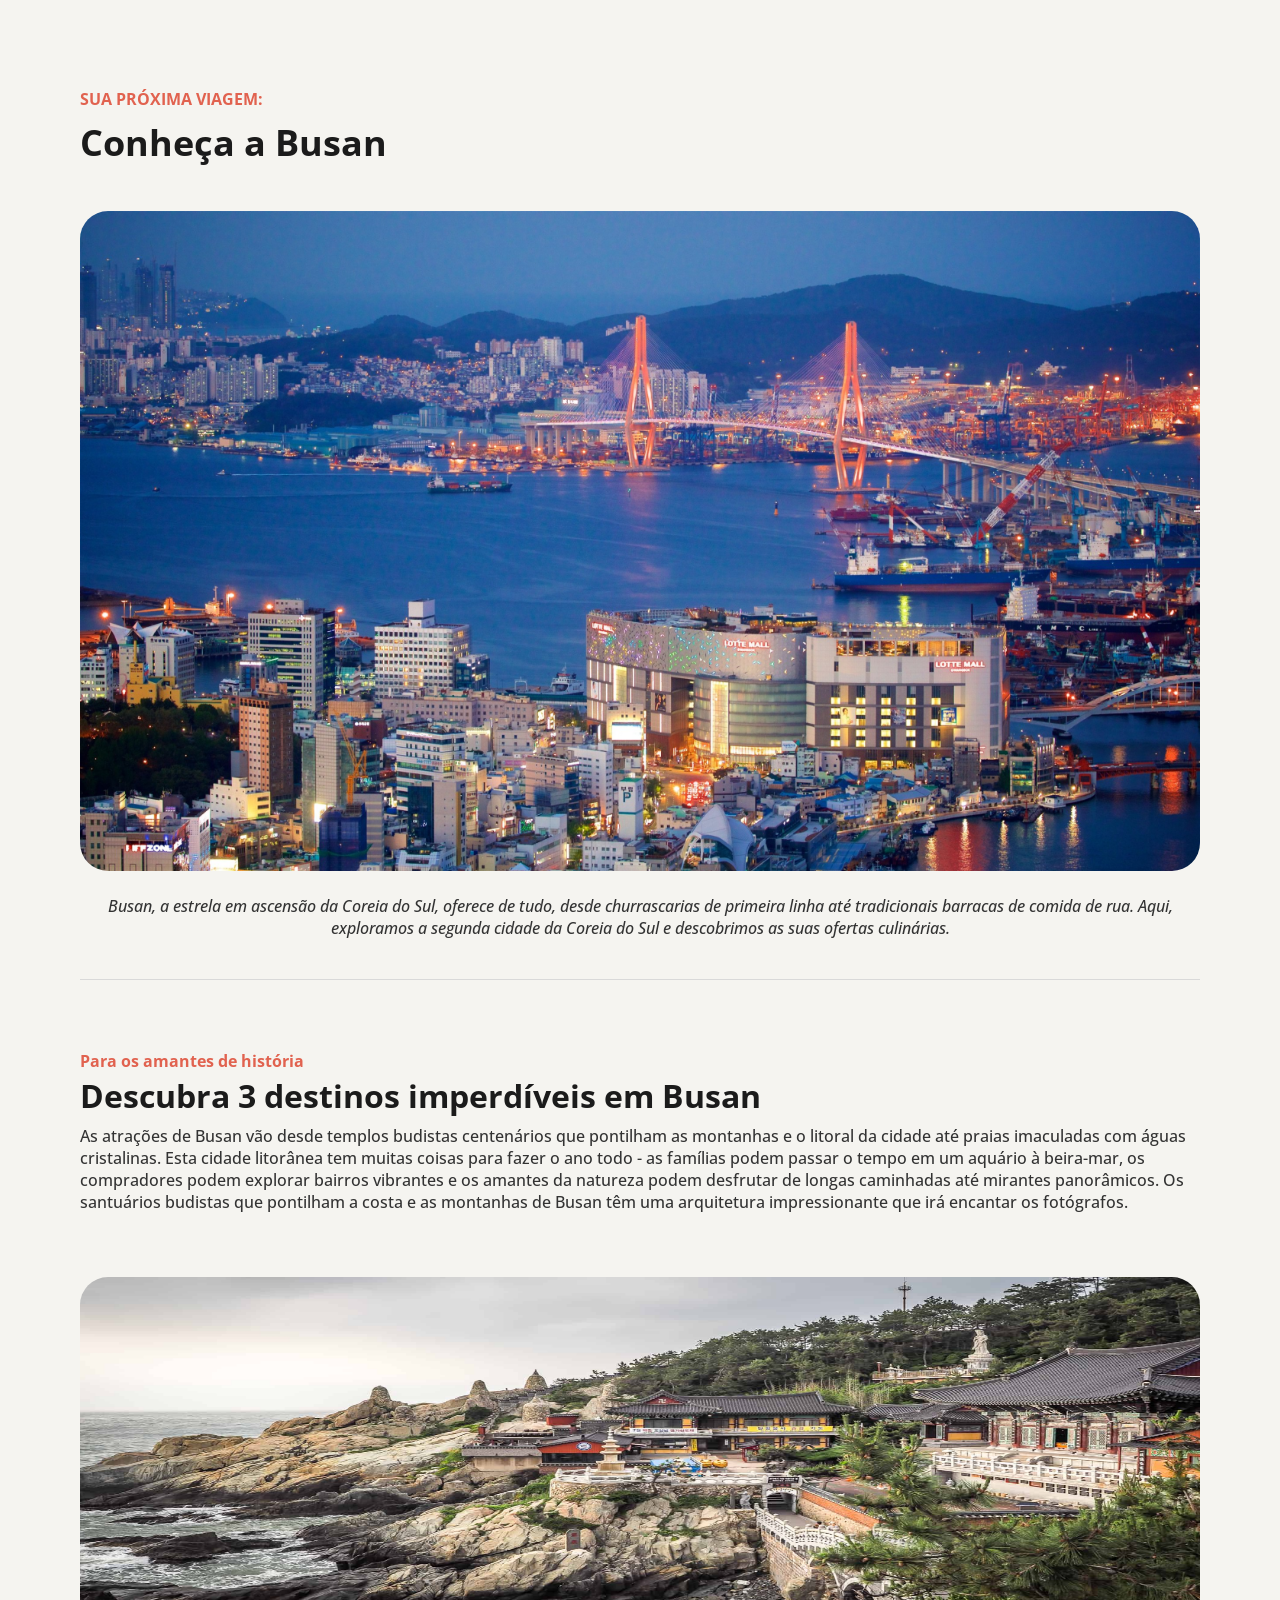
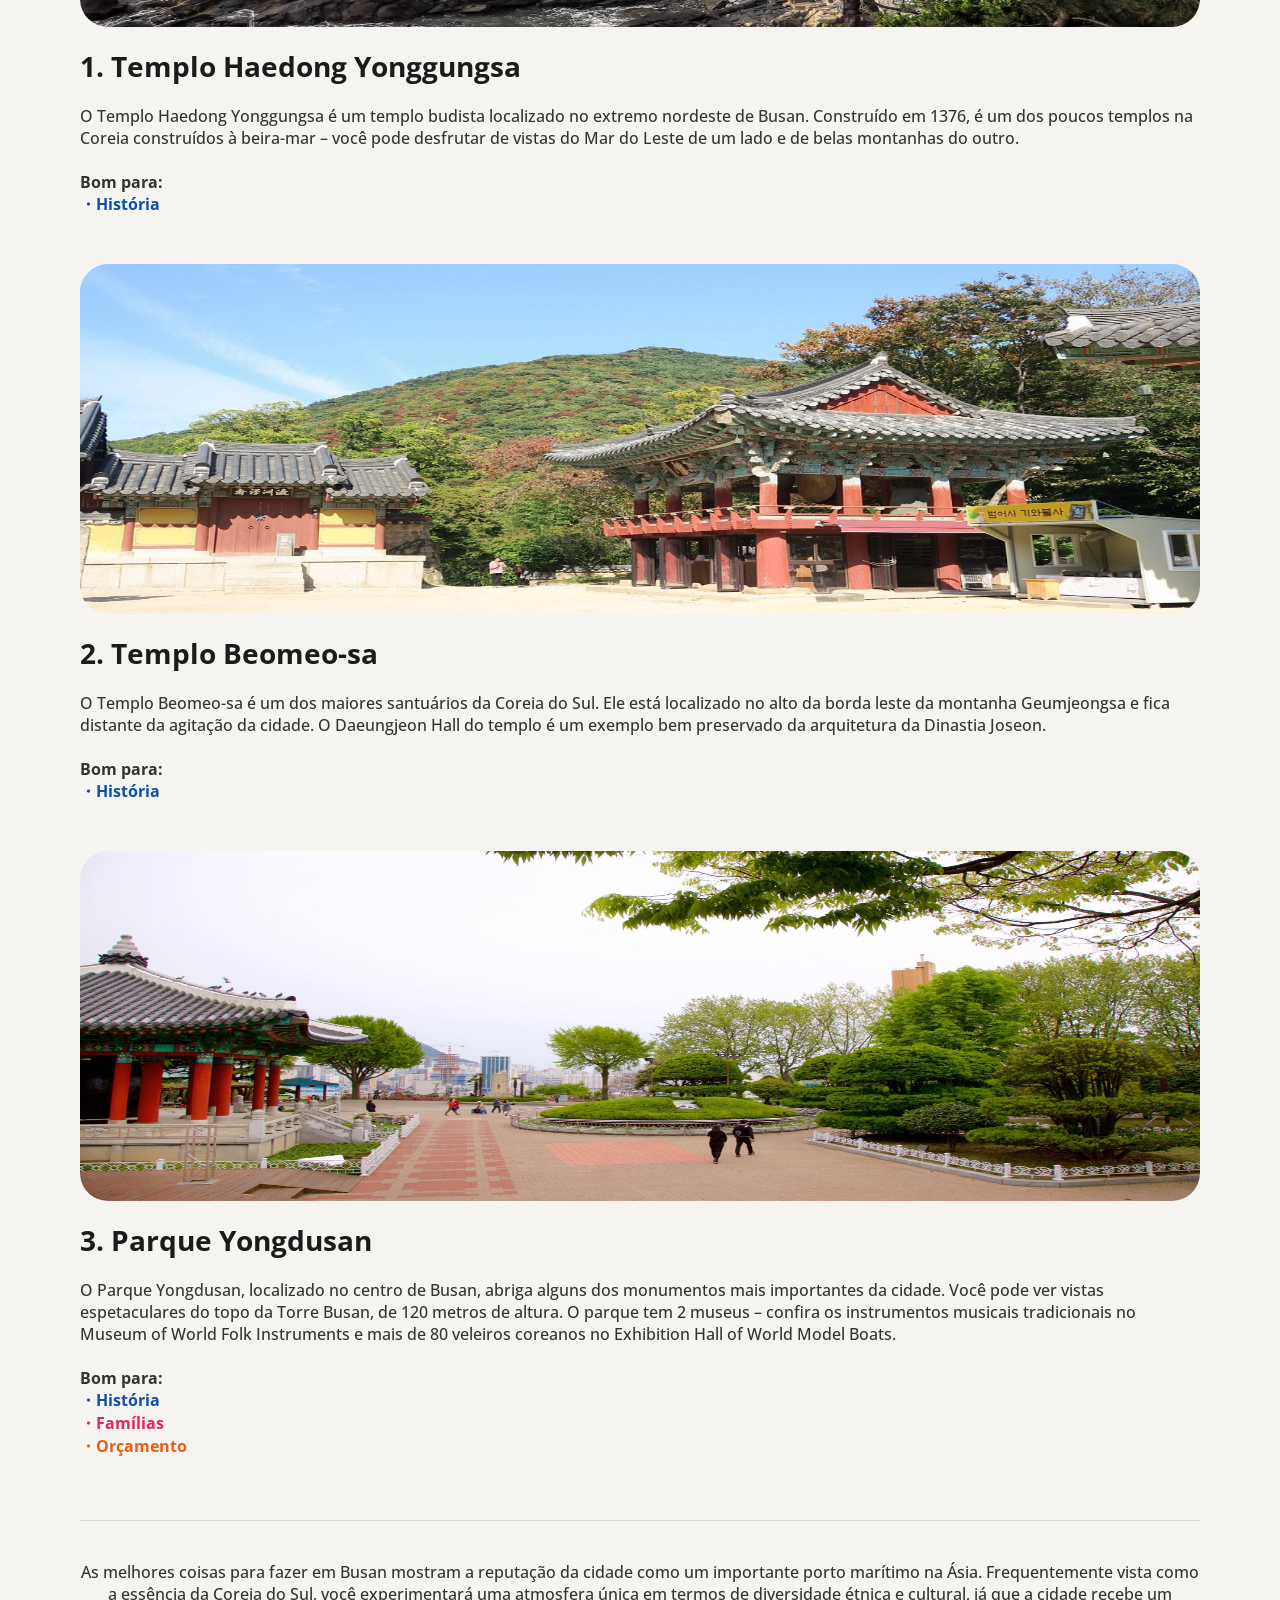
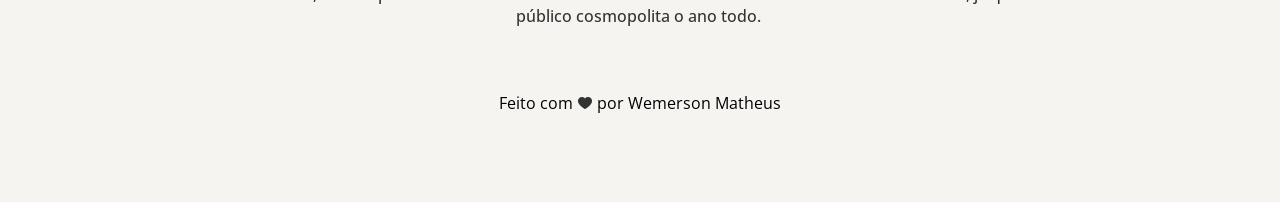
<file: html-css/local-turistico-html-css/index.html>
<!DOCTYPE html>
<html lang="pt-BR">
<head>
    <link rel="preconnect" href="https://fonts.googleapis.com">
    <link rel="preconnect" href="https://fonts.gstatic.com" crossorigin>
    <meta charset="UTF-8">
    <meta name="viewport" content="width=device-width, initial-scale=1.0">
    <title>Local Turístico</title>

    <link rel="stylesheet" href="./styles.css">

    <link href="https://fonts.googleapis.com/css2?family=Open+Sans:ital,wght@0,300..800;1,300..800&display=swap" rel="stylesheet">

</head>
<body>
    <main>
        <section class="busan">
            <div class="title">
                <span>SUA PRÓXIMA VIAGEM:</span>
                <h1>Conheça a Busan</h1>
            </div>

            <div class="image">
                <img src="./images/Image_01.png" alt="Imagem da cidade de Busan">
                <p>Busan, a estrela em ascensão da Coreia do Sul, oferece de tudo, desde churrascarias de primeira linha até tradicionais barracas de comida de rua. Aqui, exploramos a segunda cidade da Coreia do Sul e descobrimos as suas ofertas culinárias.</p>
            </div>
        </section>

        <section class="history">
            <div class="title-history">
                <p>Para os amantes de história</p>
                <h2>Descubra 3 destinos imperdíveis em Busan</h2>
                <p>
                    As atrações de Busan vão desde templos budistas centenários que pontilham as montanhas e o     litoral da cidade até praias imaculadas com águas cristalinas. Esta cidade litorânea tem muitas coisas para fazer o ano todo - as famílias podem passar o tempo em um aquário à beira-mar, os compradores podem explorar bairros vibrantes e os amantes da natureza podem desfrutar de longas caminhadas até mirantes panorâmicos.
                    Os santuários budistas que pontilham a costa e as montanhas de Busan têm uma arquitetura impressionante que irá encantar os fotógrafos.
                </p>
            </div>

            <div class="cities">
                <div class="city">
                    <img src="./images/Image_02.png" alt="Imagem do templo Yonggungsa em Busan">
                    <h3>1. Templo Haedong Yonggungsa </h3>
                    <p>
                        O Templo Haedong Yonggungsa é um templo budista localizado no extremo nordeste de Busan. Construído em 1376, é um dos poucos templos na Coreia construídos à beira-mar – você pode desfrutar de vistas do Mar do Leste de um lado e de belas montanhas do outro. <br><br>
                        <span>
                            Bom para: <br>
                            <span>
                                ・História
                            </span>
                        </span>
                     </p>
                </div>

                <div class="city">
                    <img src="./images/Image_03.png" alt="Imagem do templo Neomeo-sa em Busan">
                    <h3>2. Templo Beomeo-sa </h3>
                    <p>
                        O Templo Beomeo-sa é um dos maiores santuários da Coreia do Sul. Ele está localizado no alto da borda leste da montanha Geumjeongsa e fica distante da agitação da cidade. O Daeungjeon Hall do templo é um exemplo bem preservado da arquitetura da Dinastia Joseon. <br><br>
                        <span>
                            Bom para: <br>
                            <span>
                                ・História
                            </span>
                        </span>
                     </p>
                </div>

                <div class="city">
                    <img src="./images/Image_04.png" alt="Imagem do Parque Yongdusan em Busan">
                    <h3>3. Parque Yongdusan </h3>
                    <p>
                        O Parque Yongdusan, localizado no centro de Busan, abriga alguns dos monumentos mais importantes da cidade. Você pode ver vistas espetaculares do topo da Torre Busan, de 120 metros de altura. O parque tem 2 museus – confira os instrumentos musicais tradicionais no Museum of World Folk Instruments e mais de 80 veleiros coreanos no Exhibition Hall of World Model Boats. <br><br>
                        <span>
                            Bom para: <br>
                            <span>
                                ・História <br>
                            </span>
                            <span>
                                ・Famílias <br>
                            </span>
                            <span>
                                ・Orçamento <br>
                            </span>
                        </span>
                     </p>
                </div>
            </div>
        </section>

        <div class="info">
            <p>
                As melhores coisas para fazer em Busan mostram a reputação da cidade como um importante porto marítimo na Ásia. Frequentemente vista como a essência da Coreia do Sul, você experimentará uma atmosfera única em termos de diversidade étnica e cultural, já que a cidade recebe um público cosmopolita o ano todo. 
            </p>
        </div>

        <footer>
            <p>Feito com <img src="./images/ph_heart-fill.png" alt="Icone de coração"> por Wemerson Matheus</p>
            
        </footer>
    </main>
</body>
</html>
</file>
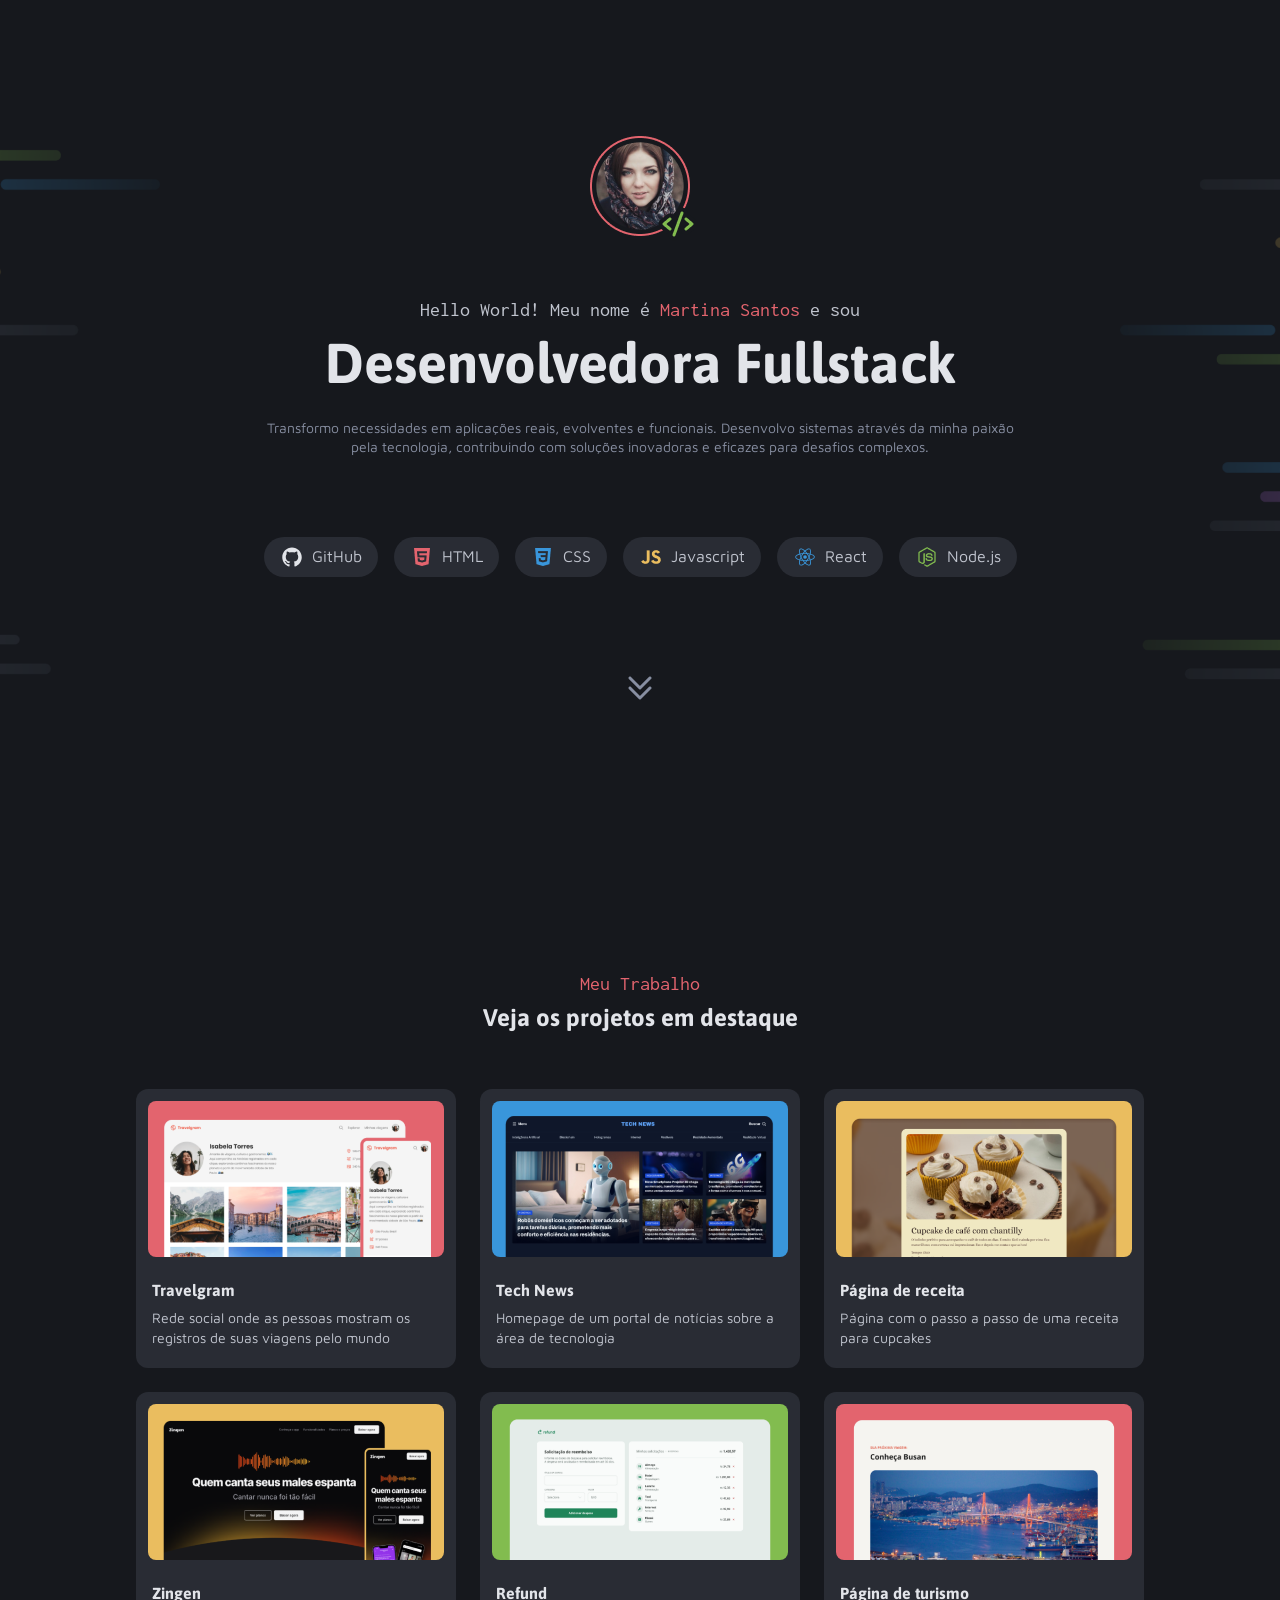
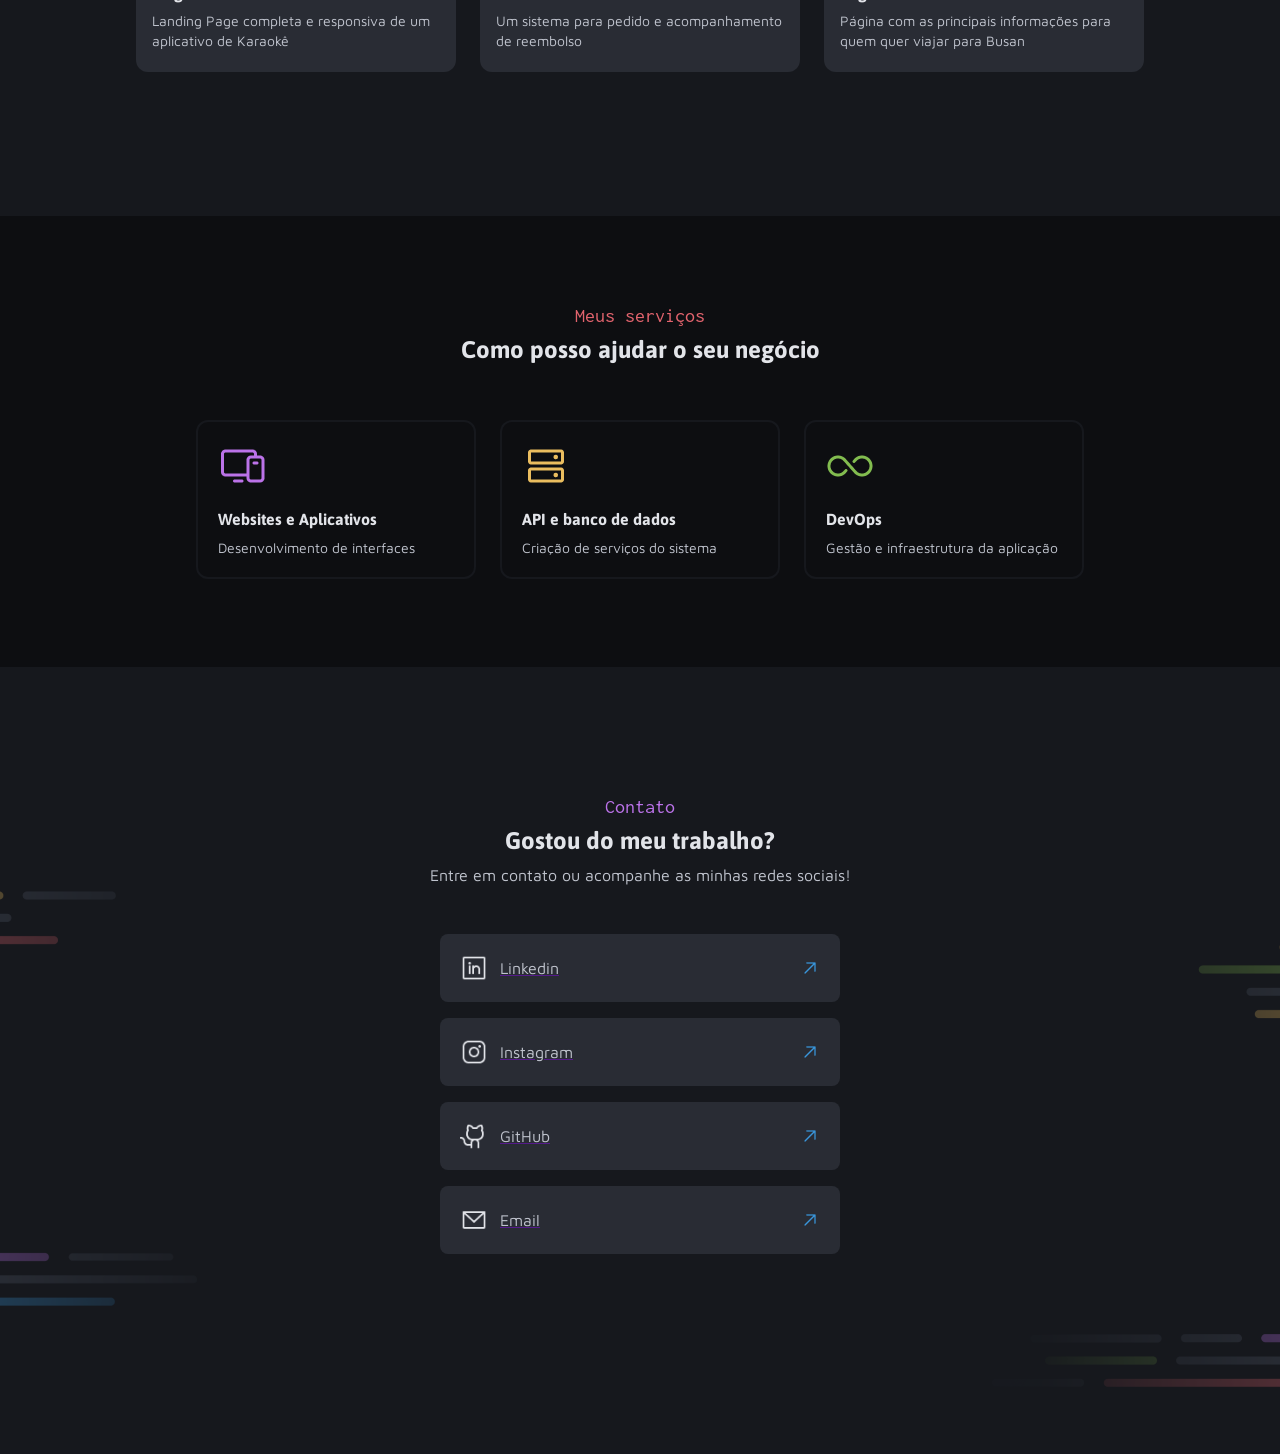
<file: html-css/portfoliodev-html-css/index.html>
<!DOCTYPE html>
<html lang="pt-BR">
<head>
    <link rel="preconnect" href="https://fonts.googleapis.com">
    <link rel="preconnect" href="https://fonts.gstatic.com" crossorigin>

    <link rel="preconnect" href="https://fonts.googleapis.com">
    <link rel="preconnect" href="https://fonts.gstatic.com" crossorigin>

    <link rel="preconnect" href="https://fonts.googleapis.com">
    <link rel="preconnect" href="https://fonts.gstatic.com" crossorigin>

    <meta charset="UTF-8">
    <meta name="viewport" content="width=device-width, initial-scale=1.0">
    <title>Portfolio Dev</title>

    <link rel="stylesheet" href="./styles.css">

    <link href="https://fonts.googleapis.com/css2?family=Asap:ital,wght@0,100..900;1,100..900&display=swap" rel="stylesheet">
    <link href="https://fonts.googleapis.com/css2?family=Inconsolata:wght@200..900&display=swap" rel="stylesheet">
    <link href="https://fonts.googleapis.com/css2?family=Maven+Pro:wght@400..900&display=swap" rel="stylesheet">
</head>
<body>
    <main>
        <section class="hero">
            <div class="container">
                <img src="./images/Avatar.png" alt="Imagem da pessoa do Portfolio">

                <div class="title">
                    <p>Hello World! Meu nome é <span>Martina Santos</span> e sou</p>
                    <h1>Desenvolvedora Fullstack</h1>
                    <p>Transformo necessidades em aplicações reais, evolventes e funcionais. Desenvolvo sistemas através da minha paixão pela tecnologia, contribuindo com soluções inovadoras e eficazes para desafios complexos.</p>
                </div>

                <div class="stacks">
                    <div class="stack">
                        <img src="./images/svg/GitHub.svg" alt="Icone do github">
                        <p>GitHub</p>
                    </div>

                    <div class="stack">
                        <img src="./images/icons/HTML.png" alt="Icone do HTML">
                        <p>HTML</p>
                    </div>

                    <div class="stack">
                        <img src="./images/icons/CSS.png" alt="Icone do CSS">
                        <p>CSS</p>
                    </div>

                    <div class="stack">
                        <img src="./images/icons/JavaScript.png" alt="Icone do JavaScript">
                        <p>Javascript</p>
                    </div>

                    <div class="stack">
                        <img src="./images/icons/React.png" alt="Icone do React">
                        <p>React</p>
                    </div>

                    <div class="stack">
                        <img src="./images/icons/Node.js.png" alt="Icone do Node">
                        <p>Node.js</p>
                    </div>
                </div>

                <div class="arrow">
                    <img src="./images/CaretDoubleDown (1).png" alt="Icone de seta">
                </div>
            </div>
            
        </section>

        <section class="works">
            <div class="title">
                <p>Meu Trabalho</p>
                <h2>Veja os projetos em destaque</h2>
            </div>

            <div class="projects">
                <div class="project">
                    <img src="./images/Thumbnail_Project-01.png" alt="">

                    <div class="description">
                        <h3>Travelgram</h3>
                        <p>Rede social onde as pessoas mostram os registros de suas viagens pelo mundo</p>
                    </div>
                </div>

                <div class="project">
                    <img src="./images/Thumbnail_Project-02.png" alt="">

                    <div class="description">
                        <h3>Tech News</h3>
                        <p>Homepage de um portal de notícias sobre a área de tecnologia</p>
                    </div>
                </div>

                <div class="project">
                    <img src="./images/Thumbnail_Project-03.png" alt="">

                    <div class="description">
                        <h3>Página de receita</h3>
                        <p>Página com o passo a passo de uma receita para cupcakes</p>
                    </div>
                </div>

                <div class="project">
                    <img src="./images/Thumbnail_Project-04.png" alt="">

                    <div class="description">
                        <h3>Zingen</h3>
                        <p>Landing Page completa e responsiva de um aplicativo de Karaokê</p>
                    </div>
                </div>

                <div class="project">
                    <img src="./images/Thumbnail_Project-05.png" alt="">

                    <div class="description">
                        <h3>Refund</h3>
                        <p>Um sistema para pedido e acompanhamento de reembolso</p>
                    </div>
                </div>

                <div class="project">
                    <img src="./images/Thumbnail_Project-06.png" alt="">

                    <div class="description">
                        <h3>Página de turismo</h3>
                        <p>Página com as principais informações para quem quer viajar para Busan</p>
                    </div>
                </div>
            </div>
        </section>

        <section class="services">
            <div class="title">
                <p>Meus serviços</p>
                <h2>Como posso ajudar o seu negócio</h2>
            </div>

            <div class="all-services">
                <div class="service">
                    <img src="./images/icons/Devices (1).png" alt="">

                    <div class="description">
                        <h3>Websites e Aplicativos</h3>
                        <p>Desenvolvimento de interfaces</p>
                    </div>
                </div>

                <div class="service">
                    <img src="./images/icons/HardDrives (1).png" alt="">

                    <div class="description">
                        <h3>API e banco de dados</h3>
                        <p>Criação de serviços do sistema </p>
                    </div>
                </div>

                <div class="service">
                    <img src="./images/icons/Infinity (1).png" alt="">

                    <div class="description">
                        <h3>DevOps</h3>
                        <p>Gestão e infraestrutura da aplicação</p>
                    </div>
                </div>
            </div>
        </section>

        <footer>
            <div class="title">
                <p>Contato</p>
                <h2>Gostou do meu trabalho?</h2>
                <p>Entre em contato ou acompanhe as minhas redes sociais!</p>
            </div>

            <div class="socials">
                <a href="">
                    <div class="social">
                        <div class="left">
                            <img src="./images/icons/LinkedinLogo.png" alt="">
                            <p>Linkedin</p>
                        </div>

                        <img src="./images/icons/ArrowUpRight (1).png" alt="">
                    </div>
                </a>
                
                <a href="">
                    <div class="social">
                        <div class="left">
                            <img src="./images/icons/InstagramLogo.png" alt="">
                            <p>Instagram</p>
                        </div>

                        <img src="./images/icons/ArrowUpRight (1).png" alt="">
                    </div>
                </a>
                
                <a href="">
                    <div class="social">
                        <div class="left">
                            <img src="./images/icons/GithubLogo.png" alt="">
                            <p>GitHub</p>
                        </div>

                        <img src="./images/icons/ArrowUpRight (1).png" alt="">
                    </div>
                </a>
                
                <a href="">
                    <div class="social">
                        <div class="left">
                            <img src="./images/icons/EnvelopeSimple.png" alt="">
                            <p>Email</p>
                        </div>

                        <img src="./images/icons/ArrowUpRight (1).png" alt="">
                    </div>
                </a>
                
            </div>
        </footer>
    </main>
</body>
</html>
</file>
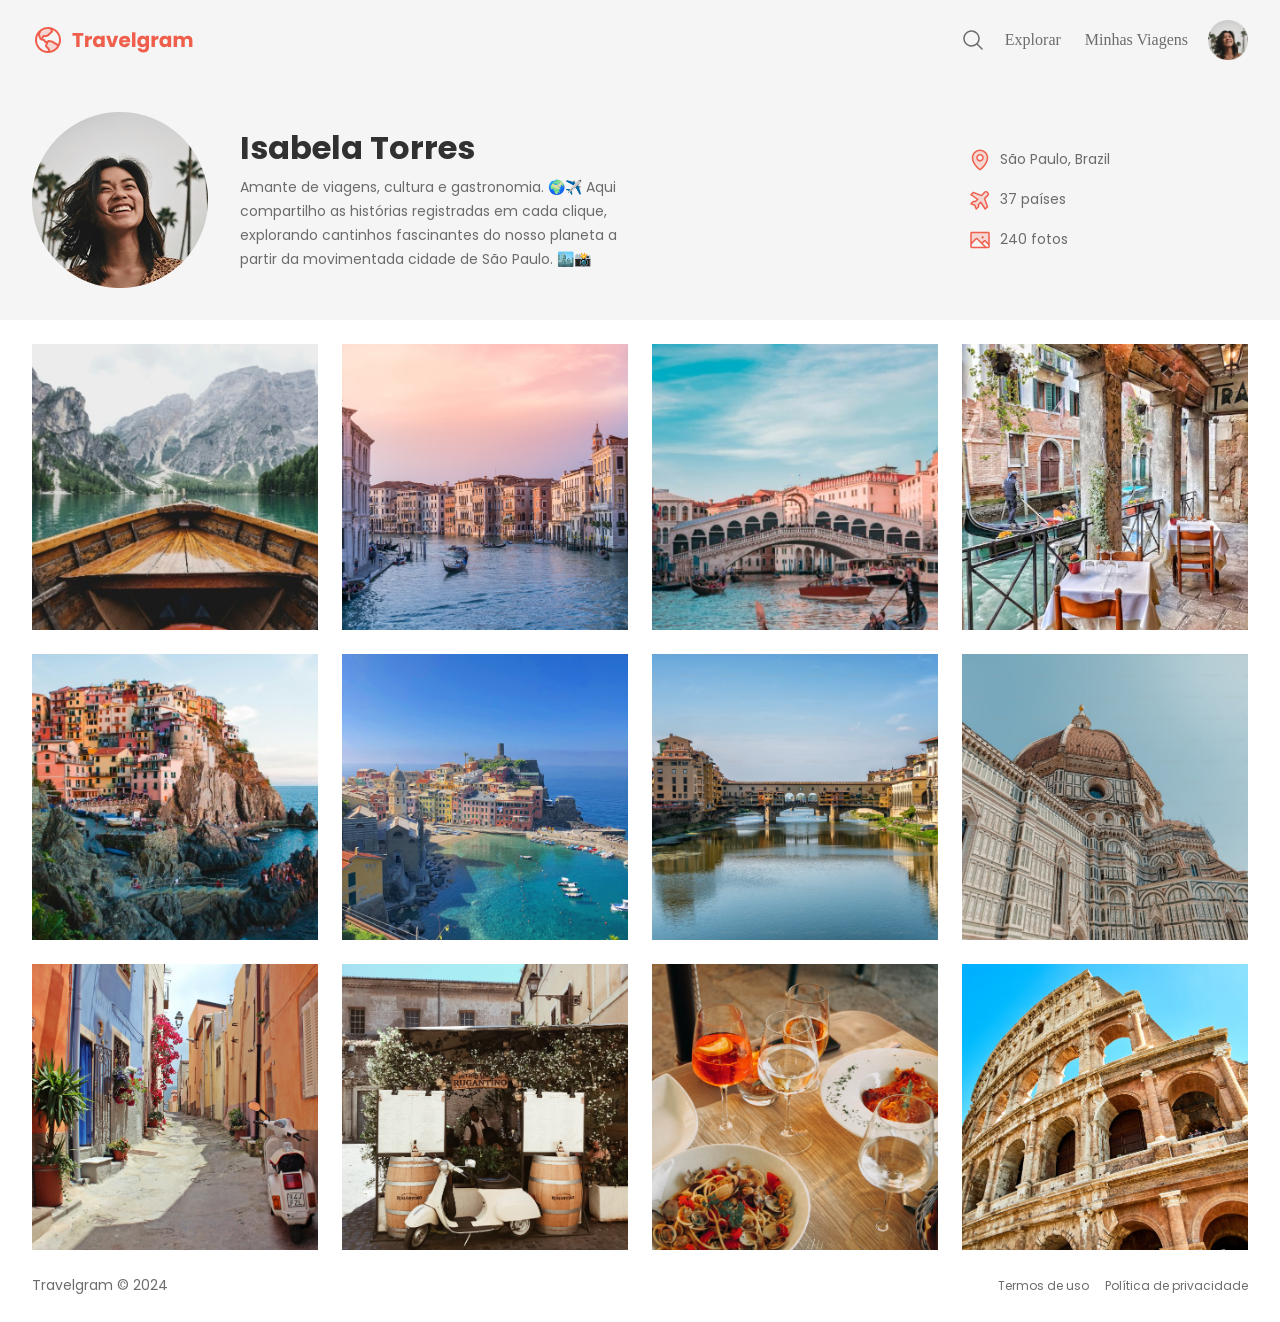
<file: html-css/projeto-travelgram-rocketseat-main/index.html>
<!DOCTYPE html>
<html lang="pt-br">
<head>
    <link rel="preconnect" href="https://fonts.googleapis.com">
    <link rel="preconnect" href="https://fonts.gstatic.com" crossorigin>
    <meta charset="UTF-8">
    <meta name="viewport" content="width=device-width, initial-scale=1.0">
    <title>Travelgram</title>

    <link rel="shortcut icon" href="./images/svg/Logo.svg" type="image/x-icon">

    <link rel="stylesheet" href="./styles/index.css">
    
    <link href="https://fonts.googleapis.com/css2?family=Poppins:ital,wght@0,100;0,200;0,300;0,400;0,500;0,600;0,700;0,800;0,900;1,100;1,200;1,300;1,400;1,500;1,600;1,700;1,800;1,900&display=swap" rel="stylesheet">

</head>
<body>
    <div class="main-container">
        <nav>
            <img src="./images/svg/Logo.svg" alt="Logo">
            
            <div class="nav-items">
                <div class="magnify"></div>
                <a href="#">Explorar</a>
                <a href="#">Minhas Viagens</a>
                <img src="./images/Profile pic.png" alt="Imagem de Perfil">
            </div>
        </nav>

        <section class="about">
            <main>
                <img src="./images/Profile pic.png" alt="Imagem de Perfil">

                <div class="description">
                    <h1>Isabela Torres</h1>
                    <p>
                        Amante de viagens, cultura e gastronomia. 🌍✈️  
                        Aqui compartilho as histórias registradas em cada clique, explorando cantinhos fascinantes do nosso planeta a partir da movimentada cidade de São Paulo. 🏙️📸
                    </p>
                </div>
            </main>

            <div class="infos">
                <div class="info">
                    <img src="./images/svg/MapPin.svg" alt="Icone de mapa">
                    <p>São Paulo, Brazil</p>
                </div>

                <div class="info">
                    <img src="./images/svg/AirplaneTilt.svg" alt="Icone de avião">
                    <p>37 países</p>
                </div>

                <div class="info">
                    <img src="./images/svg/Image.svg" alt="Icone de galeria">
                    <p>240 fotos</p>
                </div>
            </div>
        </section>

        <section class="photo-gallery">
            <img src="./images/Image 01.png" alt="">
            <img src="./images/Image 02.png" alt="">
            <img src="./images/Image 03.png" alt="">
            <img src="./images/Image 04.png" alt="">
            <img src="./images/Image 05.png" alt="">
            <img src="./images/Image 06.png" alt="">
            <img src="./images/Image 07.png" alt="">
            <img src="./images/Image 08.png" alt="">
            <img src="./images/Image 09.png" alt="">
            <img src="./images/Image 10.png" alt="">
            <img src="./images/Image 11.png" alt="">
            <img src="./images/Image 12.png" alt="">
        </section>

        <footer>
            <p>Travelgram © 2024</p>

            <div class="links">
                <a href="#">Termos de uso</a>
                <a href="#">Política de privacidade</a>
            </div>
        </footer>
    </div>
</body>
</html>
</file>
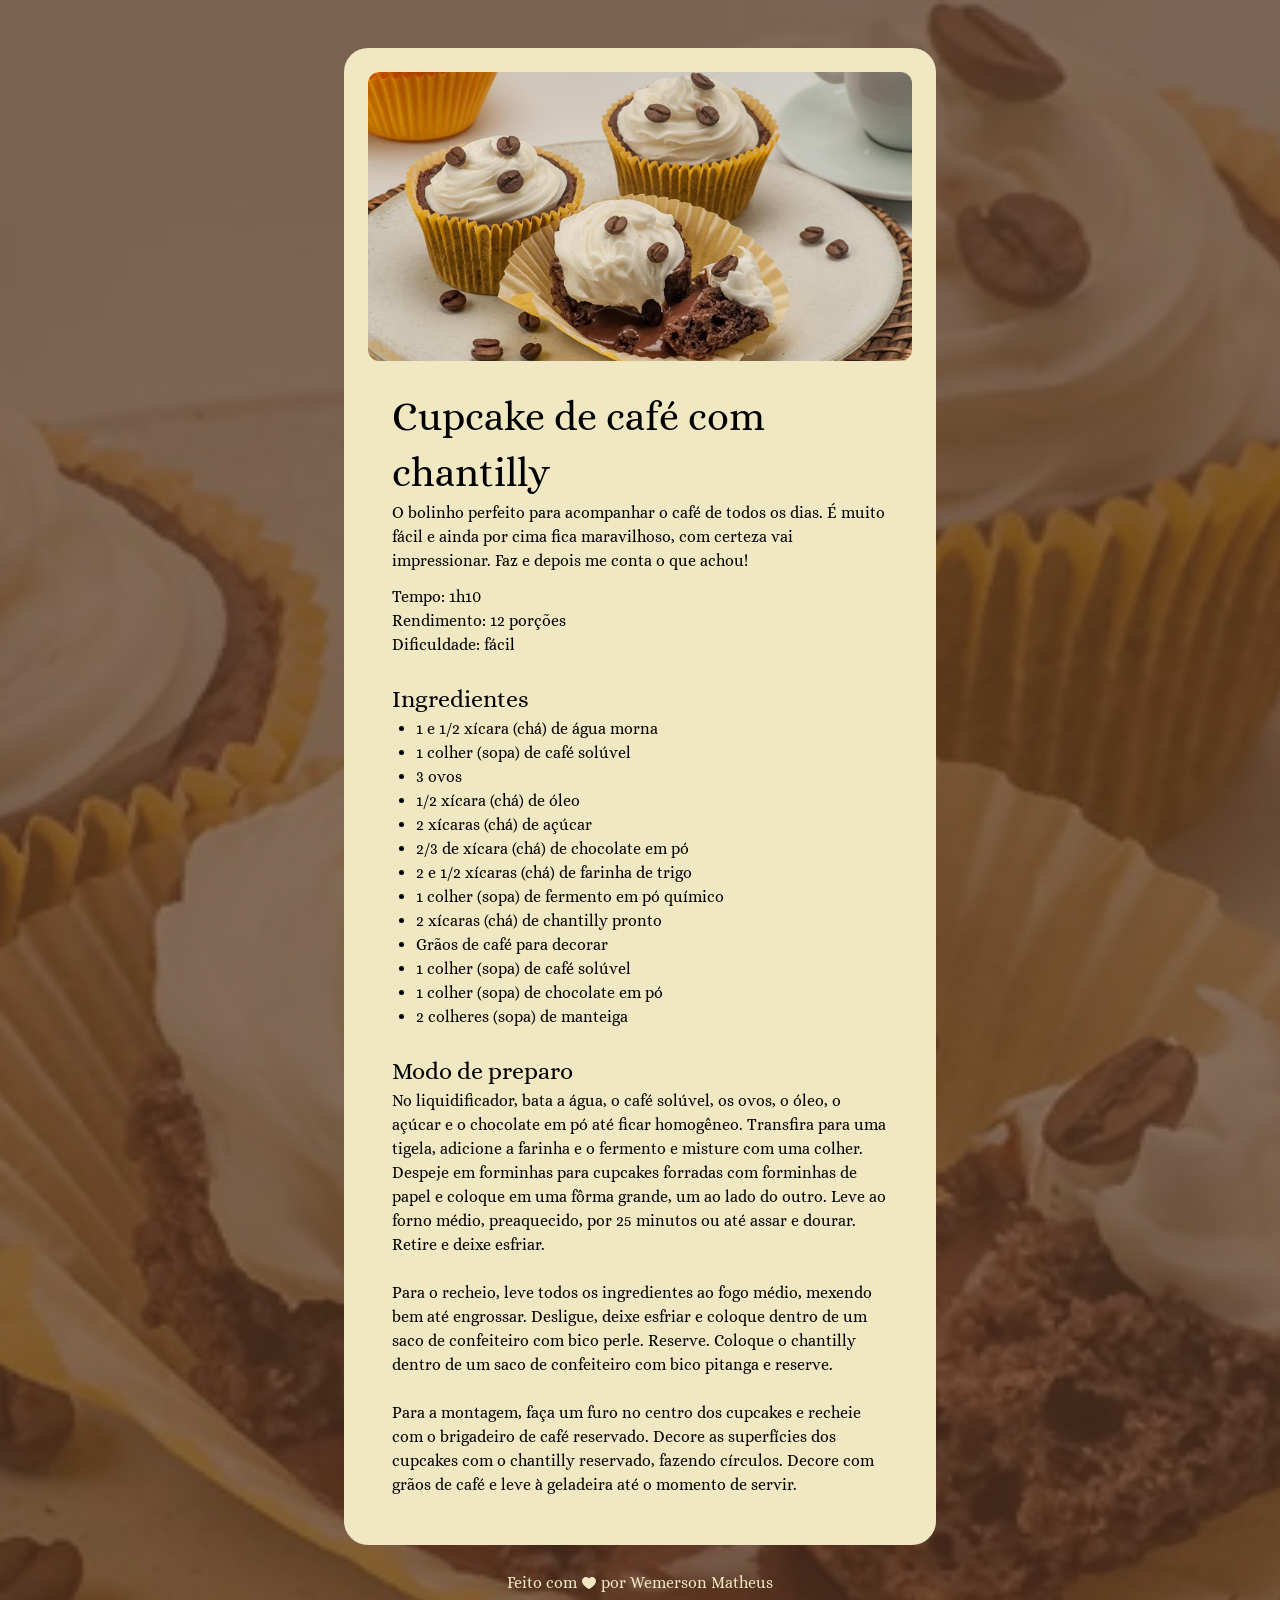
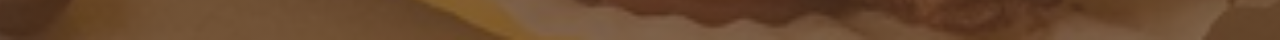
<file: html-css/receita-html-css/index.html>
<!DOCTYPE html>
<html lang="pt-BR">
<head>
    <link rel="preconnect" href="https://fonts.googleapis.com">
    <link rel="preconnect" href="https://fonts.gstatic.com" crossorigin>
    <meta charset="UTF-8">
    <meta name="viewport" content="width=device-width, initial-scale=1.0">
    <title>Receita</title>

    <link rel="stylesheet" href="./styles.css">

    <link href="https://fonts.googleapis.com/css2?family=Alice&display=swap" rel="stylesheet">
    
</head>
<body>
    <div class="container">
            <main>
                <img src="./images/main-image.png" alt="Imagem de fundo mostrando um cupcake">

                <div class="text">
                    <div class="title">
                        <h1>Cupcake de café com chantilly</h1>

                        <p>O bolinho perfeito para acompanhar o café de todos os dias. É muito fácil e ainda por cima fica maravilhoso, com certeza vai impressionar. Faz e depois me conta o que achou!</p>

                        <p class="hour"> Tempo: 1h10 <br>
                            Rendimento: 12 porções <br>
                            Dificuldade: fácil
                        </p>
                    </div>

                    <div class="ingredients">
                        <h2>Ingredientes</h2>
                        <ul>
                            <li>1 e 1/2 xícara (chá) de água morna</li>
                            <li>1 colher (sopa) de café solúvel</li>
                            <li>3 ovos</li>
                            <li>1/2 xícara (chá) de óleo</li>
                            <li>2 xícaras (chá) de açúcar</li>
                            <li>2/3 de xícara (chá) de chocolate em pó</li>
                            <li>2 e 1/2 xícaras (chá) de farinha de trigo</li>
                            <li>1 colher (sopa) de fermento em pó químico</li>
                            <li>2 xícaras (chá) de chantilly pronto</li>
                            <li>Grãos de café para decorar</li>
                            <li>1 colher (sopa) de café solúvel</li>
                            <li>1 colher (sopa) de chocolate em pó</li>
                            <li>2 colheres (sopa) de manteiga</li>
                        </ul>
                    </div>

                    <div class="preparation">
                        <h2>Modo de preparo</h2>
                        <p>
                            No liquidificador, bata a água, o café solúvel, os ovos, o óleo, o açúcar e o chocolate em pó até ficar homogêneo. Transfira para uma tigela, adicione a farinha e o fermento e misture com uma colher. Despeje em forminhas para cupcakes forradas com forminhas de papel e coloque em uma fôrma grande, um ao lado do outro. Leve ao forno médio, preaquecido, por 25 minutos ou até assar e dourar. Retire e deixe esfriar. <br><br>

                            Para o recheio, leve todos os ingredientes ao fogo médio, mexendo bem até engrossar. Desligue, deixe esfriar e coloque dentro de um saco de confeiteiro com bico perle. Reserve. Coloque o chantilly dentro de um saco de confeiteiro com bico pitanga e reserve. <br><br>

                            Para a montagem, faça um furo no centro dos cupcakes e recheie com o brigadeiro de café reservado. Decore as superfícies dos cupcakes com o chantilly reservado, fazendo círculos. Decore com grãos de café e leve à geladeira até o momento de servir.
                        </p>
                    </div>
                </div>                
            </main>

        <p class="footer">Feito com <img src="./images/ph_heart-fill.svg" alt="Icone de coração"> por Wemerson Matheus</p>
    </div>
    
    

    
</body>
</html>
</file>
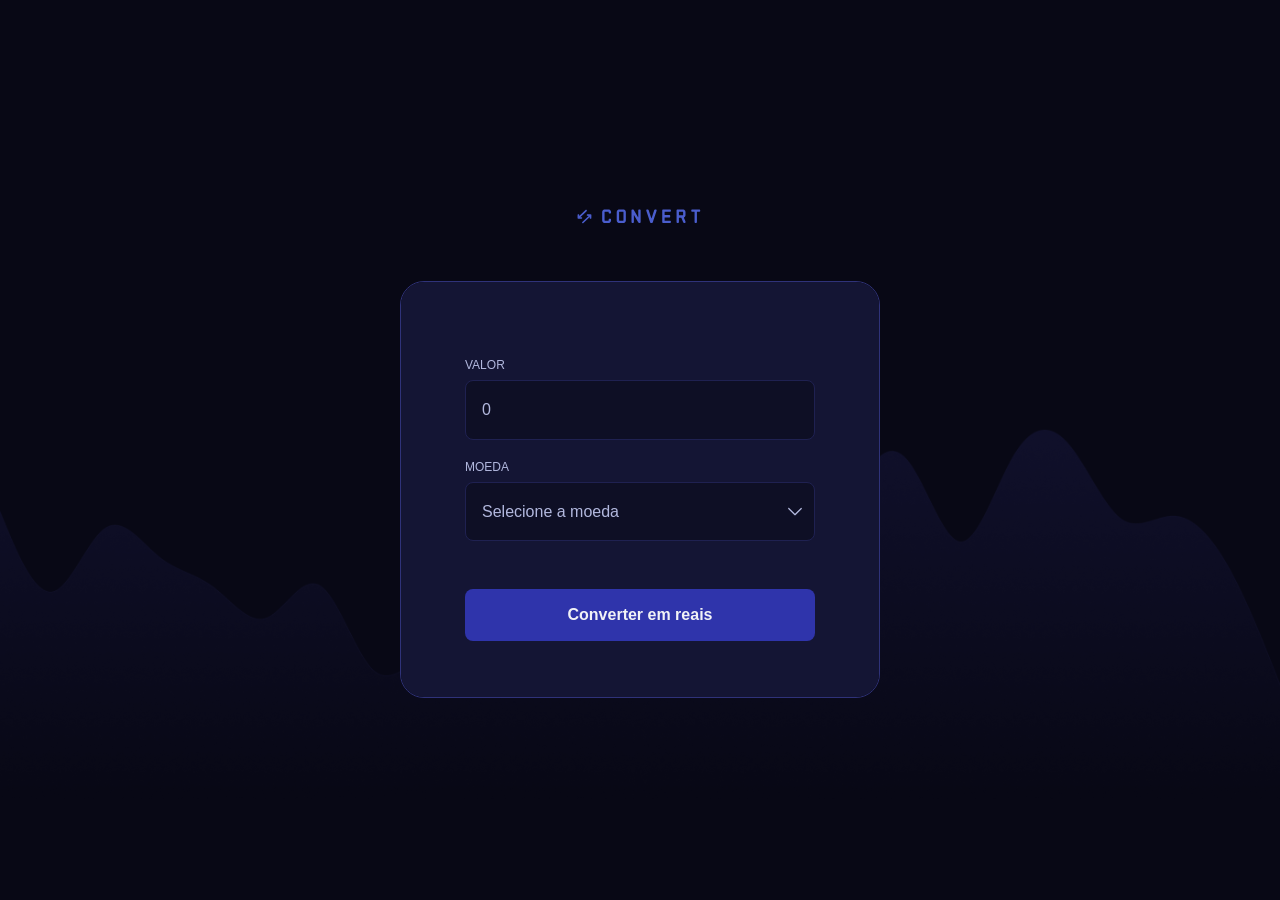
<file: javascript/convert-template-main/index.html>
<!DOCTYPE html>
<html lang="en">
  <head>
    <meta charset="UTF-8" />
    <meta name="viewport" content="width=device-width, initial-scale=1.0" />

    <link rel="preconnect" href="https://fonts.googleapis.com" />
    <link rel="preconnect" href="https://fonts.gstatic.com" crossorigin />

    <link
      href="https://fonts.googleapis.com/css2?family=IBM+Plex+Mono&family=Roboto:wght@400;500;700&display=swap"
      rel="stylesheet"
    />

    <link rel="stylesheet" href="styles.css" />

    <title>Convert</title>
  </head>
  <body>
    <img src="./img/logo.svg" alt="Convert logo" />

    <main>
      <form>
        <label for="amount">valor</label>
        <input type="text" name="amount" id="amount" placeholder="0" required />

        <label for="currency">moeda</label>
        <select name="currency" id="currency" required>
          <option value="" disabled selected hidden>Selecione a moeda</option>
          <option value="USD">Dólar Americano</option>
          <option value="EUR">Euro</option>
          <option value="GBP">Libra Esterlina</option>
        </select>

        <button type="submit">Converter em reais</button>
      </form>

      <footer>
        <span id="description"></span>
        <h1 id="result"></h1>
      </footer>
    </main>


    <script src="./script.js"></script>
  </body>
</html>
</file>
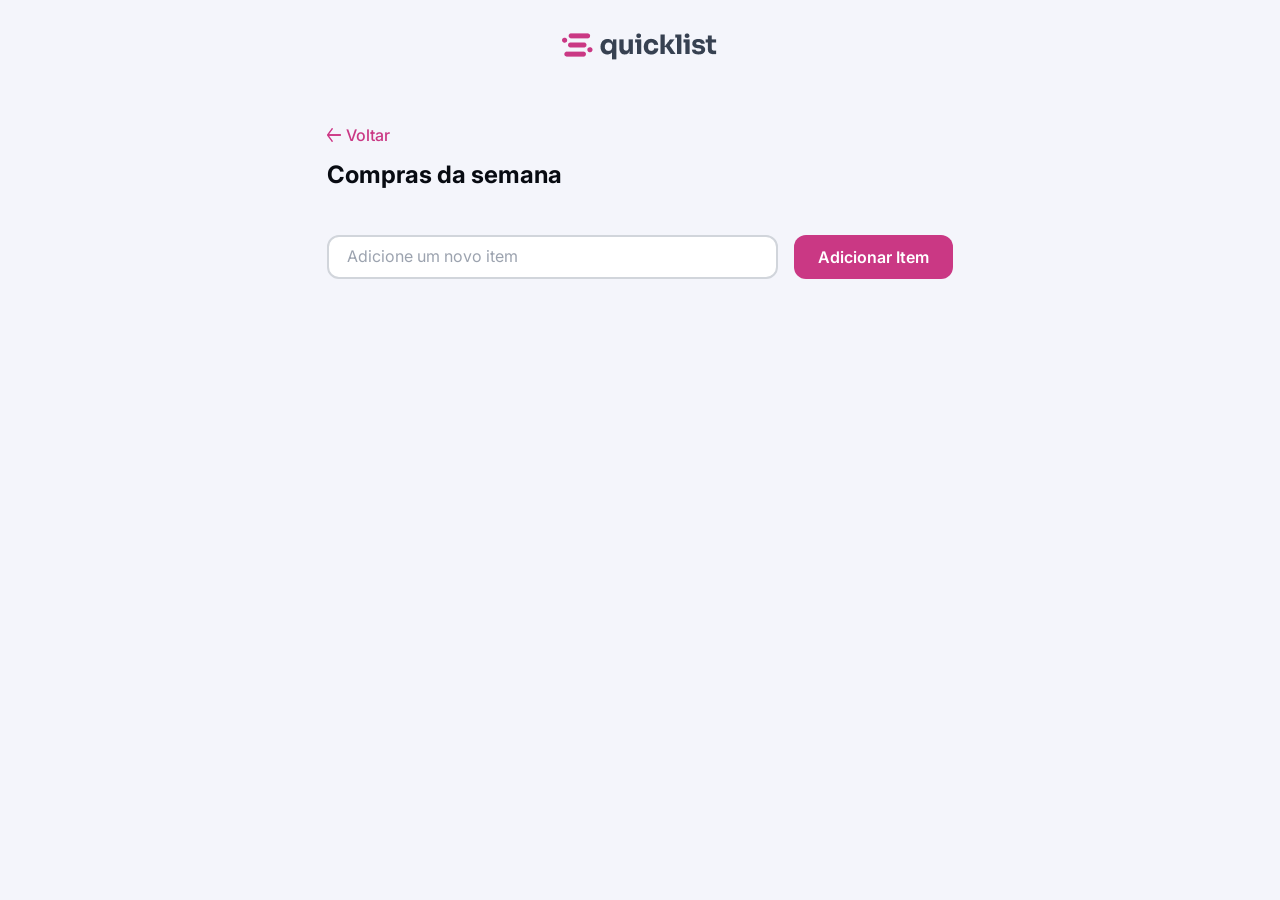
<file: javascript/shopping/index.html>
<!DOCTYPE html>
<html lang="pt-BR">
<head>
    <link rel="preconnect" href="https://fonts.googleapis.com">
    <link rel="preconnect" href="https://fonts.gstatic.com" crossorigin>
    <meta name="viewport" content="width=device-width, initial-scale=1">
    <meta charset="UTF-8">
    <meta name="viewport" content="width=device-width, initial-scale=1.0">
    <title>Lista de Compras</title>

    <link rel="stylesheet" href="./styles.css">

    <link href="https://fonts.googleapis.com/css2?family=Inter:ital,opsz,wght@0,14..32,100..900;1,14..32,100..900&display=swap" rel="stylesheet">

</head>
<body>
    <header>
        <img src="./images/logo.png" alt="Logo do site">
    </header>

    <main>
        <div class="title">
            <a href="#"><img src="./images/icons/arrowLeft.png" alt="Icone de seta para voltar"> Voltar</a>

            <h1>Compras da semana</h1>
        </div>

        <div class="submit">
            <input type="text" placeholder="Adicione um novo item" id="item">

            <button type="button" id="submit">Adicionar Item</button>
        </div>

        <div class="itens">
            <!-- <div class="item">
                <div class="left">
                    <input type="checkbox" name="checkbox" id="checkbox"
                    class="checkbox">

                    <p class="text">Pão de Forma</p>
                </div>

                <img src="./images/icons/trashCan.png" alt="">
            </div> -->

            <!-- <div class="item">
                <div class="left">
                    <input type="checkbox" name="checkbox" id="checkbox"
                    class="checkbox">

                    <p>Pão de Forma</p>
                </div>

                <img src="./images/icons/trashCan.png" alt="">
            </div> -->

            <!-- <div class="item">
                <div class="left">
                    <input type="checkbox" name="checkbox" id="checkbox"
                    class="checkbox">

                    <p>Pão de Forma</p>
                </div>

                <img src="./images/icons/trashCan.png" alt="">
            </div> -->

            <!-- <div class="item">
                <div class="left">
                    <input type="checkbox" name="checkbox" id="checkbox"
                    class="checkbox">

                    <p>Pão de Forma</p>
                </div>

                <img src="./images/icons/trashCan.png" alt="">
            </div> -->
        </div>

        <div class="alert">
            <div class="left">
                <img src="./images/icons/alert.png" alt="Icone de alerta">
                <p>O item foi removido da lista</p>
            </div>

            <img src="./images/icons/x.png" alt="Icone de x para excluir item da lista" class="removeBox">
        </div>
    </main>

    <script src="./script.js"></script>
</body>
</html>
</file>
<file: html-css/local-turistico-html-css/styles.css>
* {
    margin: 0;
    padding: 0;
    box-sizing: border-box;
}

:root {
    /*COLORS*/
    --background-default: #F5F4F0;
    --border-primary: #D9D9D9;

    --text-primary: #1B1B1B;
    --text-secondary: #333333;
    --text-tertiary: #696969;
    --text-headline: #E1624F;

    --accent-blue: #0C51A7;
    --accent-orang: #E95E10;
    --accent-pink: #E5245E;
    --accent-purple: #591B98;
}

body {
    height: 100%;
    width: 100%;

    background-color: var(--background-default);

    padding: 88px 80px;

    font-family: 'Open Sans';

    display: flex;
    flex-direction: column;
    justify-content: center;
    align-items: center;
}

main {
    width: 100%;

    & .busan {

       & .title {  
            display: flex;
            flex-direction: column;
            gap: 8px;   
            & span {
                color: var(--text-headline);

                font-size: 16px;
                font-weight: bold;
            }

            & h1 {
                color: var(--text-primary);

                font-size: 36px;
                font-weight: bold;
            }
       } 

       & .image {
        margin-top: 44px;

        display: flex;
        flex-direction: column;
        gap: 24px;

            & img {
              width: 100%; 
              height: 660px;

              border-radius: 28px;
            }

            & p {
                color: var(--text-secondary);

                text-align: center;

                font-size: 16px;
                font-weight: 500;
                font-style: italic;
            }
       }
    }

    & .history {
        border-top: 1px solid var(--border-primary);

        border-bottom: 1px solid var(--border-primary);

        padding: 64px 0 40px;
        margin-top: 40px;

        & .title-history {
            display: flex;
            flex-direction: column;
            gap: 2px;

            & p:nth-child(1) {
                color: var(--text-headline);

                font-size: 16px;
                font-weight: bold;
            }

            & h2 {
                color: var(--text-primary);

                font-size: 32px;
                font-weight: bold;
            }

            & p {
                color: var(--text-secondary);

                margin-top: 6px;

                font-size: 16px;
                font-weight: 500;
            }
        }

        & .cities {
            margin-top: 64px;

            display: flex;
            flex-direction: column;
            gap: 48px;

            & .city {
                display: flex;
                flex-direction: column;
                gap: 20px;

                & img {
                    width: 100%;
                    height: 350px;

                    border-radius: 28px;
                }

                & h3 {
                    color: var(--text-primary);

                    font-size: 28px;
                    font-weight: bold;
                }

                & p {
                    color: var(--text-secondary);

                    font-size: 16px;
                    font-weight: 500; 

                    & span {
                        color: var(--text-secondary);

                        font-size: 16px;
                        font-weight: bold;

                        & span {
                            color: var(--accent-blue);
                        }

                        & span:nth-child(3) {
                            color: var(--accent-pink);
                        }

                        & span:nth-child(4) {
                            color: var(--accent-orang);
                        }
                    }
                }
            }
        }
    }

    & .info {
       margin-top: 40px; 

       & p {
            color: var(--text-secondary);

            font-size: 16px;
            font-weight: 500;

            text-align: center;
       }
    }

    & footer {
        margin-top: 65px;

        display: flex;
        justify-content: center;

        & p {
           display: flex;
           align-items: center;
           gap: 4px;
        }

        & img {
           width: 16px;
           height: 16px; 
        }
    }
}
</file>
<file: html-css/portfoliodev-html-css/styles.css>
* {
    margin: 0;
    padding: 0;
    box-sizing: border-box;
}

:root {
    /* COLORS */
    --red: #E3646E;
    --purple: #BB72E9;
    --blue: #3996DB;
    --green: #82BC4F;
    --yellow: #EABD5F;

    /* COLORS BASE */
    --gray-100: #E2E4E9;
    --gray-200: #C0C4CE;
    --gray-300: #878EA1;
    --gray-400: #292C34;
    --gray-500: #16181D;
    --gray-600: #0D0E11;

    /* FONTS */
    /* TITLE - ASAP */
  --title-lg: 700 56px/120% 'Asap', sans-serif;
  --title-md: 700 24px/120% 'Asap', sans-serif;
  --title-sm: 700 16px/120% 'Asap', sans-serif;

  /* SUBTITLE - INCONSOLATA */
  --subtitle: 400 20px/120% 'Inconsolata', monospace;

  /* TEXT - MAVEN PRO */
  --text-md: 400 16px/140% 'Maven Pro', sans-serif;
  --text-sm: 400 14px/140% 'Maven Pro', sans-serif;
}

.hero {
  background-image: url('./images/Background_Intro.png');
  background-size: cover;
  background-position: center;
  background-repeat: no-repeat;

  height: 100vh;
  width: 100%;

  padding: 120px 163px 183px;
  display: flex;
  flex-direction: column;
  align-items: center;
  justify-content: center;

  & .container {
    padding: 0 143px;
    display: flex;
    flex-direction: column;
    align-items: center;
    justify-content: center;

    & img:nth-child(0) {
      width: 112px;
      height: 112px;
    }

    & .title {
      margin-top: 56px;

      & p:nth-child(1) {
        color: var(--gray-200);

        font: var(--subtitle);

        text-align: center;

          & span {
            color: var(--red);
          }
      }

      & h1 {
        color: var(--gray-100);

        font: var(--title-lg);

        text-align: center;

        margin-top: 8px;
      }

      & p:nth-child(3) {
        color: var(--gray-300);

        font: var(--text-sm);

        text-align: center;

        margin-top: 20px;
      }
    }

    & .stacks {
      display: flex;
      gap: 16px;
      align-items: center;
      justify-content: center;

      margin-top: 80px;

      & .stack {
        display: flex;
        align-items: center;
        justify-content: center;
        gap: 8px;

        background-color: var(--gray-400);

        padding: 8px 16px;

        border-radius: 999px;

        & img {
          width: 24px;
          height: 24px;
        }

        & p {
          color: var(--gray-200);

          font: var(--text-md);
        }
      }
    }

    & .arrow {
      margin-top: 94px;
      
      & img {
        width: 32px;
        height: 32px;
      }
    }
  }
}

.works {
  padding: 72px 120px 144px;
    
  display: flex;
  flex-direction: column;
  align-items: center;
  justify-content: center;
  gap: 56px;

  background-color: var(--gray-500);

  & .title {
    display: flex;
    flex-direction: column;
    gap: 8px;

    & p {
      color: var(--red);

      font: var(--subtitle);

      text-align: center;
    }

    & h2 {
      color: var(--gray-100);

      font: var(--title-md);

      text-align: center;
    }
  }

  & .projects {
    display: flex;
    align-items: center;
    justify-content: center;
    gap: 24px;
    flex-wrap: wrap;


    width: 100%;

    & .project {
      width: 320px;

      display: flex;
      flex-direction: column;
      gap: 20px;

      padding: 12px 12px 17px;

      border-radius: 12px;

      background-color: var(--gray-400);

      & img {
        width: 100%;
        height: 156px;

        border-radius: 8px;
      }

      & .description {
        display: flex;
        flex-direction: column;
        gap: 8px;

        padding: 4px;

        & h3 {
          color: var(--gray-100);

          font: var(--title-sm);
        }

        & p {
          color: var(--gray-200);

          font: var(--text-sm);
        }
      }
    }

    & .project:hover {
      border: 1.5px solid var(--gray-300);
    }
  }
}

.services {
  background-color: var(--gray-600);

  padding: 88px 120px;

  display: flex;
  flex-direction: column;
  justify-content: center;
  align-items: center;
  gap: 56px;

  & .title {
    display: flex;
    flex-direction: column;
    gap: 8px;

    & p {
      color: var(--red);

      font: var(--subtitle);

      text-align: center;
    }

    & h2 {
      color: var(--gray-100);

      font: var(--title-md);
    }
  }

  & .all-services {
    display: flex;
    justify-content: center;
    align-items: center;
    flex-wrap: wrap;
    gap: 24px;

    & .service {
      width: 280px;

      border: 2px solid var(--gray-500);

      display: flex;
      flex-direction: column;
      gap: 20px;

      padding: 20px;

      border-radius: 12px;

      & img {
        width: 48px;
        height: 48px;
      }

      & .description {
        display: flex;
        flex-direction: column;
        gap: 8px;

        & h3 {
          color: var(--gray-100);

          font: var(--title-sm);
        }

        & p {
          color: var(--gray-200);

          font: var(--text-sm);
        }
      }
    }
  }
}

footer {
  background-image: url('./images/Background_Contacts.png');
  background-size: cover;
  background-position: center;
  background-repeat: no-repeat;

  padding: 128px 120px 200px;

  display: flex;
  flex-direction: column;
  justify-content: center;
  align-items: center;
  gap: 48px;

  & .title {
    display: flex;
    flex-direction: column;
    gap: 8px;

    & p {
      color: var(--purple);

      font: var(--subtitle);

      text-align: center;
    }

    & h2 {
      color: var(--gray-100);

      font: var(--title-md);

      text-align: center;
    }

    & p:nth-child(3) {
      color: var(--gray-200);

      font: var(--text-md);
    }
  }

  & .socials {
    display: flex;
    flex-direction: column;
    gap: 16px;
    justify-content: center;
    align-items: center;

    & a {


      & .social {
        width: 400px;

        background-color: var(--gray-400);
        
        display: flex;
        justify-content: space-between;
        align-items: center;

        padding: 20px;

        border-radius: 8px;

        & .left {
          display: flex;
          align-items: center;
          gap: 12px;

          & img {
            width: 28px;
            height: 28px;
          }

          & p {
            color: var(--gray-200);

            font: var(--text-md);
          }
        }

        & img {
          width: 20px;
          height: 20px;
        }
      }

      & .social:hover {
        border: 1.5px solid var(--blue);
      }
    }

  }
}
</file>
<file: html-css/projeto-travelgram-rocketseat-main/styles/index.css>
@import url(./global.css);
@import url(./nav.css);
@import url(./about.css);
@import url(./photo-gallery.css);
@import url(./footer.css);
</file>
<file: html-css/receita-html-css/styles.css>
* {
    margin: 0;
    padding: 0;
    box-sizing: border-box;
}

body {
    font-family: "Alice", serif;
}

:root {
    /*Surface Colors*/

    --background-color: #573824;
    --surface-color: F0E8C2;

    /*Text colors*/

    --text-color-primary: #291B1A; 
    --text-color-secondary: #573A37;
    --text-color-on-bg: #F0E8C2;
}

.container {
    height: 100%;
    width: 100vw;

    background-image: 
        linear-gradient(rgba(87, 56, 36, 0.7), rgba(87, 56, 36, 0.7)),
        url('./images/main-image.png')
    ;

    background-size: cover;
    background-position: center;
    background-repeat: no-repeat;

    display: flex;
    flex-direction: column;
    align-items: center;
    justify-content: center;

    padding: 48px;

    & .footer {
        margin-top: 28px;

        color: var(--text-color-on-bg);

        display: flex;
        align-items: center;
        justify-content: center;
        gap: 4px;
    }
}

main {
    background-color: var(--text-color-on-bg);

    width: 50%;

    padding: 24px;
    border-radius: 24px;

    & img {
        width: 100%;
    }

    & .text {
        padding: 24px;

        display: flex;
        flex-direction: column;
        gap: 24px;

        & .title {
            & h1 {
            font-size: 40px;
            line-height: 140%;
            font-weight: 500;
            }

            & p {
                font-size: 16px;
                line-height: 150%;
                font-weight: 500;
            }

            & .hour {
                margin-top: 12px;
            }
        }

        & .ingredients {
            & h2 {
                font-size: 24px;
                line-height: 150%;
                font-weight: 500;
            }

            & ul {
                padding-left: 24px;

                font-size: 16px;
                font-weight: 500;
                line-height: 150%;
            }
        }

        & .preparation {
            & h2 {
                font-size: 24px;
                line-height: 150%;
                font-weight: 500;
            }

            & p {
                font-size: 16px;
                font-weight: 500;
                line-height: 150%;
            }
        }
    }
}
</file>
<file: javascript/convert-template-main/styles.css>
* {
  margin: 0;
  padding: 0;
  box-sizing: border-box;
}

:root {
  font-family: "Inter", sans-serif;
  font-size: 16px;
}

::-webkit-scrollbar {
  width: 8px;
}

::-webkit-scrollbar-track {
  background-color: #1f2151;
}

::-webkit-scrollbar-thumb {
  background-color: #2f3279;
}

body {
  width: 100%;
  height: 100vh;

  background-image: url("./img/bg.png");
  background-size: contain;

  display: flex;
  align-items: center;
  justify-content: center;
  flex-direction: column;

  gap: 3.12rem;

  color: #f1f2f6;
}

main {
  width: 480px;
  border-radius: 1.5rem;

  border: 1px solid #2f3279;
  overflow-y: hidden;
}

form {
  background-color: #141534;

  display: flex;
  flex-direction: column;

  padding: 3.5rem 4rem;
}

label {
  font-size: 0.75rem;
  color: #b2b8de;
  text-transform: uppercase;
  margin-bottom: 0.5rem;
  margin-top: 1.25rem;
}

input,
select {
  outline: 0;

  color: #f1f2f6;
  border: 1px solid #1f2151;
  border-radius: 0.5rem;

  background-color: #0e0f25;
  padding: 1.25rem 1rem;

  font-family: "Inter", sans-serif;
  font-size: 1rem;
}

select {
  -moz-appearance: none;
  -webkit-appearance: none;
  appearance: none;

  background: url("./img/chevron-down.svg") no-repeat;
  background-position: calc(100% - 0.75rem) center !important;
  background-color: #0e0f25;

  cursor: pointer;
  font-size: 1rem;
}

input::placeholder,
select:invalid,
option {
  color: #b2b8de;
}

input:focus,
select:focus {
  border: 1px solid #4a5dcd;
}

button {
  height: 3.25rem;

  background-color: #2f34ab;

  border: none;
  border-radius: 0.5rem;

  color: #f1f2f6;

  font-family: "Inter", sans-serif;
  font-size: 1rem;
  font-weight: 600;
  cursor: pointer;
  transition: background-color 0.2s;

  margin-top: 3rem;
  outline: 0;
}

button:hover {
  background-color: #4a5dcd;
}

button:focus {
  outline: 1.5px solid #4a5dcd;
}

footer {
  background-color: #1f2151;
  padding: 2.5rem;
  max-height: 196px;

  text-align: center;
  display: none;

  overflow-y: scroll;
}

.show-result {
  display: block;
}

footer span {
  color: #7d8dec;
  font-size: 1rem;
  font-family: "IBM Plex Mono", monospace;
  margin-bottom: 0.5rem;
  line-height: 1.25rem;
}

footer h1 {
  color: #f1f2f6;
  font-weight: 700;
  font-size: 2rem;
  line-height: 3rem;
  word-break: break-all;
}
</file>
<file: javascript/shopping/styles.css>
* {
    margin: 0;
    padding: 0;
    box-sizing: border-box;
}

:root {
    /* COLORS */
    --background-primary: #F4F5FB;
    --background-secondary: #FFFFFF;

    --color-brand: #CA3884;
    --color-brand-hover: #A52C6B;
    --color-danger: #C93847;

    --content-primary: #080B12;
    --content-secondary: #374151;
    --content-tertiary: #9CA3AF;
    --always-white: #FFFFFF;

    --border-primary: #D1D5DB;
    --border-hover: #B9C2D0; 

    /* FONTS */
    --title: 700 24px/32px 'Inter', sans-serif;
    --label: 600 16px/20px 'Inter', sans-serif;
    --paragraph: 500 16px/20px 'Inter', sans-serif;
    --link: 500 16px/16px 'Inter', sans-serif;
    --input : 400 16px 'Inter', sans-serif;

}

body {
    background-color: var(--background-primary);

    display: flex;
    flex-direction: column;
    align-items: center;
    justify-content: center;
}

a {
    text-decoration: none;
}

header {
    display: flex;
    flex-direction: column;
    justify-content: center;
    align-items: center;

    margin-top: 25px;

    & img {
        width: 156px;
        height: 40px;
    }
}

main {
    margin-top: 62px;

    & .title {
        display: flex;
        flex-direction: column;
        gap: 16px;

        & a {
            display: flex;
            align-items: center;
            gap: 5px;

            color: var(--color-brand);

            font: var(--link);

            & img {
                width: 14px;
                height: 14px;
            }
        }

        & h1 {
            color: var(--content-primary);

            font: var(--title);
        }
    }

    & .submit {
        margin-top: 44px;

        display: flex;
        gap: 16px;

        & input {
            width: 451px;
            border: 2px solid var(--border-primary);
            border-radius: 12px;

            background-color: var(--background-secondary);

            padding: 11px 18px;

            outline: none;
        }

        & input::placeholder {
            color: var(--content-tertiary);

            font: var(--input);
        }

        & input:hover {
            border: 2px solid var(--border-hover);
        }

        & input:focus {
            outline: none;
            
            border: 2px solid var(--color-brand);
        }

        & input:focus::placeholder {
            color: var(--content-primary);
        }

        & button {
            padding: 12px 24px;

            background-color: var(--color-brand);

            border: none;
            border-radius: 12px;

            color: var(--always-white);

            font: var(--label);

            cursor: pointer;
        }

        & button:hover {
            transition: 0.8s;
            background-color: var(--color-brand-hover);
        }
    }

    & .itens {
        width: 627px;

        margin-top: 41px;
       
        display: flex;
        flex-direction: column;
        gap: 12px;

        & .item {
            width: 100%;
            height: 49px;


            display: flex;
            align-items: center;
            justify-content: space-between;

            background-color: var(--background-secondary);

            padding: 8px 12px;

            border-radius: 12px;

            & .left {
                display: flex;
                align-items: center;
                gap: 12px;

                & .text {
                    color: var(--content-secondary);

                    font: var(--paragraph);
                }

                & .checkbox[type="checkbox"] {
                    appearance: none;

                    position: relative;
                    
                    width: 16px;
                    height: 16px;

                    border: 1px solid var(--border-primary);
                    border-radius: 6px;
                }

                & .checkbox[type="checkbox"]:hover {
                    border: 1px solid var(--border-hover);
                }

                & .checkbox[type="checkbox"]:checked {
                    transition: 0.5s;

                    background-color: var(--color-brand);
                }

                & .checkbox[type="checkbox"]:checked::after {
                    content: "✔";
                    color: white;
                    font-size: 10px;
                    position: absolute;
                    top: 0;
                    left: 3px;
                }
            }
  

            & img {
                width: 16px;
                height: 16px;

                cursor: pointer;
            }
        }
    }

    & .alert {
        width: 627px;

        margin-top: 35px;

        display: flex;
        align-items: center;
        justify-content: space-between;

        background-color: var(--color-danger);

        border-radius: 12px;

        padding: 12px;

        display: none;

        & .left {
            display: flex;
            align-items: center;
            gap: 8px;

            & p {
                color: var(--always-white);

                font: var(--label);
            }

            & img {
               width: 18px;
               height: 18px; 
            }
        }
    }
}

@media screen and (max-width: 900px) {
    body {
        padding: 20px;
    }

    main {
        width: 100%;

        & .submit {
            flex-direction: column;

            & input {
                width: 100%;
            }

            & button {
                width: 100%;
            }
        }

        & .itens {
            width: 100%;
        }

        & .alert {
            width: 100%;
        }
    }
}
</file>
